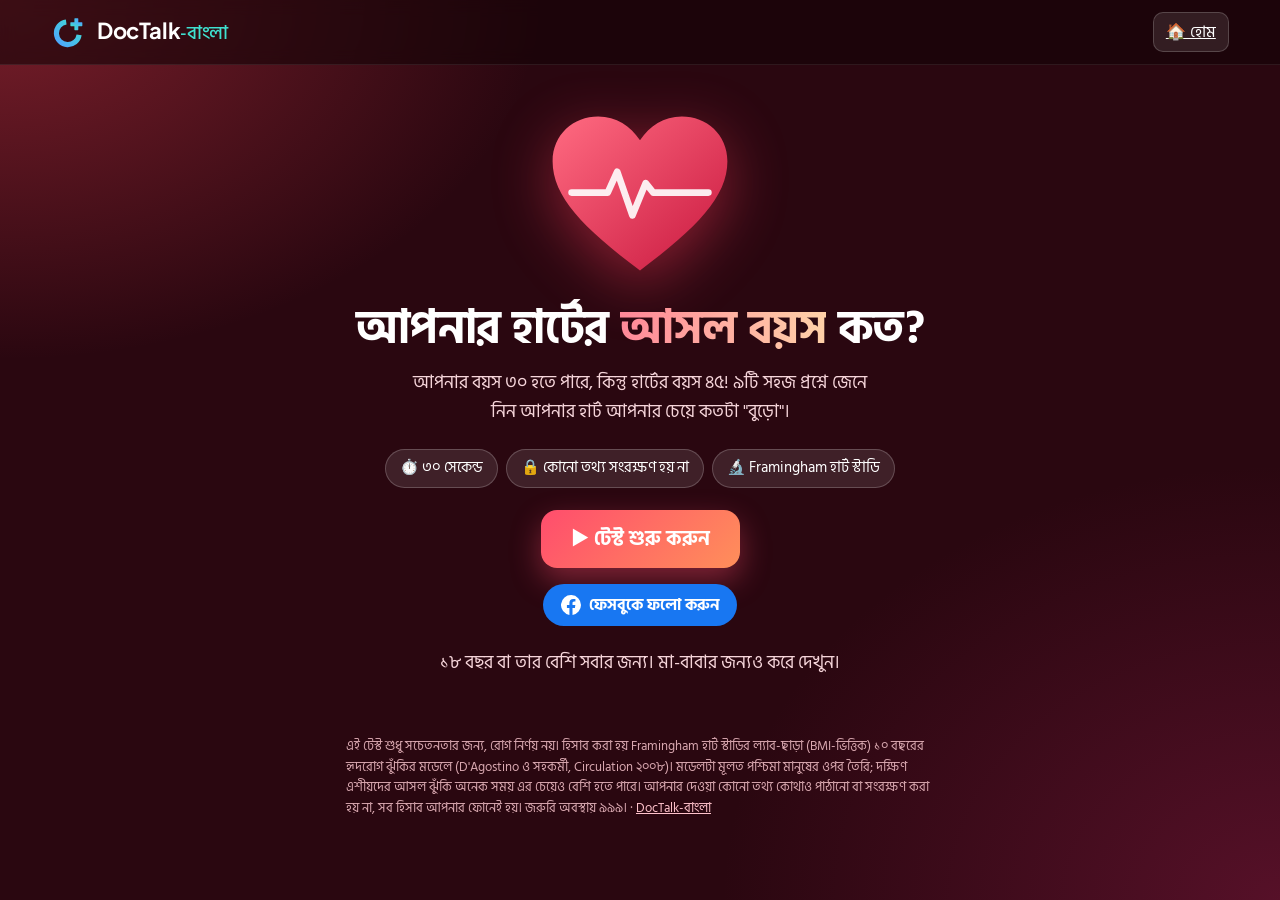
<file: heart.html>
<!DOCTYPE html>
<html lang="bn" data-lang="bn">
<head>
<meta charset="utf-8">
<meta name="viewport" content="width=device-width, initial-scale=1, viewport-fit=cover">
<title>আপনার হার্টের আসল বয়স কত? ৩০ সেকেন্ডের টেস্ট | DocTalk-বাংলা</title>
<meta name="description" content="৯টি সহজ প্রশ্ন, ৩০ সেকেন্ড। জেনে নিন আপনার হার্টের বয়স আপনার আসল বয়সের চেয়ে বেশি কি না। Framingham হার্ট স্টাডির পদ্ধতিতে। একদম ফ্রি, কোনো তথ্য সংরক্ষণ হয় না।">
<meta property="og:title" content="আপনার হার্টের আসল বয়স কত? 🫀 ৩০ সেকেন্ডে চেক করুন">
<meta property="og:description" content="৯টি প্রশ্ন · ৩০ সেকেন্ড · ফ্রি। রেজাল্ট কমেন্টে লিখুন, বন্ধুদের সাথে মিলিয়ে দেখুন।">
<meta property="og:image" content="https://doctalk-bangla.github.io/img/og-heart.jpg">
<meta property="og:url" content="https://doctalk-bangla.github.io/heart.html">
<meta property="og:type" content="website">
<meta name="theme-color" content="#3a0a14">
<link rel="icon" href="favicon.png"><link rel="apple-touch-icon" href="apple-touch-icon.png">
<link rel="preconnect" href="https://fonts.googleapis.com"><link rel="preconnect" href="https://fonts.gstatic.com" crossorigin>
<link href="https://fonts.googleapis.com/css2?family=Hind+Siliguri:wght@400;500;600;700&family=Plus+Jakarta+Sans:wght@600;700;800&display=swap" rel="stylesheet">
<link rel="stylesheet" href="style.css?v=15">
<style>
.ha [hidden]{display:none!important}
.ha{background:radial-gradient(900px 600px at 0% 0%,rgba(217,58,74,.45),transparent 60%),radial-gradient(900px 700px at 100% 100%,rgba(122,24,60,.55),transparent 62%),#2a0710;color:#fff;min-height:100vh}
.ha .nav{background:rgba(20,4,8,.6);backdrop-filter:blur(8px)}
.ha main{max-width:620px;margin:0 auto;padding:18px 16px 60px}
.hhero{text-align:center;padding:26px 0 10px}
.beat{width:min(190px,48vw);height:auto;animation:beat 1.15s ease-in-out infinite;filter:drop-shadow(0 16px 30px rgba(255,60,90,.45))}
@keyframes beat{0%,100%{transform:scale(1)}12%{transform:scale(1.09)}24%{transform:scale(.98)}36%{transform:scale(1.05)}}
.hhero h1{font-size:clamp(30px,8vw,46px);line-height:1.2;margin:14px 0 10px}
.hhero h1 b{background:linear-gradient(90deg,#ff8a9a,#ffd1a8);-webkit-background-clip:text;background-clip:text;color:transparent}
.hhero p{color:#f6d5da;font-size:18px;margin:0 auto 22px;max-width:46ch}
.pills{display:flex;gap:8px;justify-content:center;flex-wrap:wrap;margin:0 0 22px}
.pills span{background:rgba(255,255,255,.1);border:1px solid rgba(255,255,255,.2);border-radius:99px;padding:6px 14px;font-size:15px}
.go{display:inline-flex;align-items:center;justify-content:center;gap:8px;min-height:58px;padding:12px 30px;border:0;border-radius:16px;background:linear-gradient(135deg,#ff4d6d,#ff8f5a);color:#fff;font:700 20px "Hind Siliguri",sans-serif;cursor:pointer;box-shadow:0 12px 30px rgba(255,77,109,.4);text-decoration:none}
.go:active{transform:scale(.97)}
.go.alt{background:rgba(255,255,255,.12);box-shadow:none;border:1px solid rgba(255,255,255,.28)}
.go.fb{background:#1877f2;box-shadow:none}
.hsmall{font-size:14px;color:#e9bcc3}
.bar{height:8px;background:rgba(255,255,255,.12);border-radius:99px;overflow:hidden;margin:6px 0 22px}
.bar i{display:block;height:100%;width:0;background:linear-gradient(90deg,#ff4d6d,#ffb36b);transition:width .3s}
.qn{font-size:15px;color:#f3b7c0;margin:0 0 6px}
.qt{font-size:clamp(24px,6.5vw,32px);line-height:1.3;margin:0 0 6px}
.qh{color:#f0c9cf;margin:0 0 18px;font-size:16px}
.opts{display:grid;gap:12px}
.opts button{min-height:60px;text-align:left;padding:12px 18px;border-radius:16px;border:1px solid rgba(255,255,255,.22);background:rgba(255,255,255,.08);color:#fff;font:600 19px "Hind Siliguri",sans-serif;cursor:pointer;display:flex;gap:12px;align-items:center}
.opts button span{font-size:26px}
.opts button:hover,.opts button:focus-visible{background:rgba(255,255,255,.16);border-color:#ff8a9a;outline:none}
.num{display:flex;gap:10px;align-items:center;flex-wrap:wrap}
.num label{flex:1;min-width:120px;font-size:15px;color:#f3c7ce}
.num input,.num select{width:100%;margin-top:6px;min-height:58px;border-radius:14px;border:1px solid rgba(255,255,255,.3);background:rgba(255,255,255,.1);color:#fff;font:700 24px "Hind Siliguri",sans-serif;padding:8px 14px}
.num select option{color:#000}
.err{color:#ffd166;min-height:24px;margin:10px 0 0;font-weight:600}
.back{background:none;border:0;color:#f3b7c0;font:600 16px "Hind Siliguri",sans-serif;margin-top:18px;cursor:pointer}
.res{text-align:center}
.res canvas{width:100%;max-width:440px;height:auto;border-radius:18px;box-shadow:0 20px 50px rgba(0,0,0,.45);margin:8px 0 18px}
.acts{display:grid;gap:10px;max-width:440px;margin:0 auto}
.panel{background:rgba(255,255,255,.07);border:1px solid rgba(255,255,255,.16);border-radius:18px;padding:18px;margin:22px 0 0;text-align:left}
.panel h3{margin:0 0 10px;font-size:21px}
.panel li{margin:6px 0;font-size:17px;line-height:1.5}
.cmt{background:linear-gradient(135deg,rgba(255,77,109,.25),rgba(255,143,90,.2));border-color:rgba(255,143,90,.5);text-align:center}
.foot{font-size:13px;color:#d9a8b0;margin-top:26px;line-height:1.6}
.foot a{color:#ffc2cb}
.fcard{text-align:center;margin:0 auto 18px;max-width:440px;background:rgba(24,119,242,.14);border-color:rgba(24,119,242,.5)}
.hfollow{display:inline-flex;gap:8px;align-items:center;color:#fff;text-decoration:none;background:#1877f2;border-radius:99px;padding:8px 18px;font-weight:700;font-size:16px}
.hfollow svg{width:20px;height:20px}
.fbtn.done{background:#2e7d4f!important;animation:none!important}
.follow-dlg{border:0;border-radius:20px;padding:0;background:#fff;color:#0F2A4F}
.follow-dlg .fw{position:relative}
.fx{position:absolute;right:10px;top:8px;border:0;background:none;font-size:22px;color:#55657A;cursor:pointer}
</style>
</head>
<body class="ha">
<nav class="nav"><div class="wrap">
  <a class="brand" href="./" aria-label="DocTalk-বাংলা"><svg viewBox="0 0 120 120" width="36" height="36" aria-hidden="true"><defs><linearGradient id="grnv" x1="0" y1="1" x2="1" y2="0"><stop offset="0" stop-color="#4FA3FF"/><stop offset="1" stop-color="#3FE0CF"/></linearGradient><linearGradient id="gxnv" x1="0" y1="1" x2="1" y2="0"><stop offset="0" stop-color="#3FE0CF"/><stop offset="1" stop-color="#4FA3FF"/></linearGradient></defs><path d="M93.63 69.29A38 38 0 1 1 50.71 26.37" fill="none" stroke="url(#grnv)" stroke-width="17"/><g fill="url(#gxnv)"><rect x="78" y="14" width="13" height="40" rx="2"/><rect x="64.5" y="27.5" width="40" height="13" rx="2"/></g></svg><span class="wm">DocTalk<em>-বাংলা</em></span></a>
  <a class="lang" href="./">🏠 হোম</a>
</div></nav>
<main>
<section id="home" class="hhero">
  <svg class="beat" viewBox="0 0 200 180" aria-hidden="true"><defs><linearGradient id="hg" x1="0" y1="0" x2="1" y2="1"><stop offset="0" stop-color="#ff6b81"/><stop offset="1" stop-color="#c9183f"/></linearGradient></defs><path d="M100 170C40 125 8 92 8 55 8 27 30 8 56 8c19 0 34 10 44 25C110 18 125 8 144 8c26 0 48 19 48 47 0 37-32 70-92 115z" fill="url(#hg)"/><path d="M28 88h38l10-22 16 46 14-34 8 10h58" fill="none" stroke="#fff" stroke-width="7" stroke-linecap="round" stroke-linejoin="round" opacity=".9"/></svg>
  <h1>আপনার হার্টের <b>আসল বয়স</b> কত?</h1>
  <p>আপনার বয়স ৩০ হতে পারে, কিন্তু হার্টের বয়স ৪৫! ৯টি সহজ প্রশ্নে জেনে নিন আপনার হার্ট আপনার চেয়ে কতটা "বুড়ো"।</p>
  <div class="pills"><span>⏱️ ৩০ সেকেন্ড</span><span>🔒 কোনো তথ্য সংরক্ষণ হয় না</span><span>🔬 Framingham হার্ট স্টাডি</span></div>
  <button class="go" id="start">▶ টেস্ট শুরু করুন</button>
  <p style="margin-top:16px"><a class="hfollow fbtn" href="https://www.facebook.com/profile.php?id=61596380207663" target="_blank" rel="noopener"><svg viewBox="0 0 24 24" aria-hidden="true"><path fill="currentColor" d="M24 12a12 12 0 1 0-13.9 11.9v-8.4h-3V12h3V9.4c0-3 1.8-4.7 4.5-4.7 1.3 0 2.7.2 2.7.2v3h-1.5c-1.5 0-2 .9-2 1.9V12h3.4l-.5 3.5h-2.9v8.4A12 12 0 0 0 24 12z"/></svg><span>ফেসবুকে ফলো করুন</span></a></p>
  <p class="hsmall" style="margin-top:14px">১৮ বছর বা তার বেশি সবার জন্য। মা-বাবার জন্যও করে দেখুন।</p>
</section>

<section id="quiz" hidden>
  <div class="bar"><i id="prog"></i></div>
  <p class="qn" id="qn"></p>
  <h2 class="qt" id="qt"></h2>
  <p class="qh" id="qh"></p>
  <div id="qa"></div>
  <p class="err" id="err" role="alert"></p>
  <button class="back" id="back">← আগের প্রশ্ন</button>
</section>

<section id="young" class="hhero" hidden>
  <div style="font-size:64px">👨‍👩‍👦</div>
  <h1 style="font-size:32px">এই টেস্ট ১৮+ বয়সীদের জন্য</h1>
  <p>শিশু-কিশোরদের ওজন আর প্রেশারের হিসাব বড়দের থেকে আলাদা, তাই এই টেস্ট ওদের জন্য ঠিক না। আপনার মা, বাবা বা বাসার বড়দের জন্য টেস্টটা করে দেখুন।</p>
  <button class="go" id="again1">↺ বড়দের জন্য টেস্ট করুন</button>
</section>

<section id="result" class="res" hidden>
  <canvas id="card" width="1080" height="1350" aria-label="আপনার হার্টের বয়সের রেজাল্ট কার্ড"></canvas>
  <div class="panel fcard">
    <p style="margin:0 0 12px;font-size:18px">❤️ এমন আরও ফ্রি টেস্ট, সহজ বাংলা স্বাস্থ্য ভিডিও আর জরুরি সতর্কতা পেতে</p>
    <a class="fw-fb fbtn" href="https://www.facebook.com/profile.php?id=61596380207663" target="_blank" rel="noopener"><svg viewBox="0 0 24 24" aria-hidden="true"><path fill="currentColor" d="M24 12a12 12 0 1 0-13.9 11.9v-8.4h-3V12h3V9.4c0-3 1.8-4.7 4.5-4.7 1.3 0 2.7.2 2.7.2v3h-1.5c-1.5 0-2 .9-2 1.9V12h3.4l-.5 3.5h-2.9v8.4A12 12 0 0 0 24 12z"/></svg><span>DocTalk-বাংলা ফলো করুন</span></a>
  </div>
  <div class="acts">
    <button class="go" id="shareImg">📤 রেজাল্ট কার্ড শেয়ার করুন</button>
    <a class="go fb" id="fbShare" target="_blank" rel="noopener">Facebook-এ টেস্টের লিংক শেয়ার করুন</a>
    <button class="go alt" id="dl">⬇️ ছবি ডাউনলোড</button>
  </div>
  <div class="panel cmt">
    <h3>আপনার রেজাল্ট কত আসলো? 👇</h3>
    <p style="margin:0 0 14px">ফেসবুক পোস্টে কমেন্ট করুন, বন্ধুদের ট্যাগ করে চ্যালেঞ্জ দিন কার হার্ট বেশি তরুণ!</p>
    <a class="go alt" href="https://www.facebook.com/profile.php?id=61596380207663" target="_blank" rel="noopener">ফেসবুক পোস্টে গিয়ে কমেন্ট করুন</a>
  </div>
  <div class="panel" id="why"></div>
  <div class="panel" id="tips"></div>
  <div class="panel" id="doc"></div>
  <p style="margin-top:22px"><button class="go alt" id="again">↺ আবার / অন্য কারো জন্য টেস্ট করুন</button></p>
</section>

<p class="foot">এই টেস্ট শুধু সচেতনতার জন্য, রোগ নির্ণয় নয়। হিসাব করা হয় Framingham হার্ট স্টাডির ল্যাব-ছাড়া (BMI-ভিত্তিক) ১০ বছরের হৃদরোগ ঝুঁকির মডেলে (D'Agostino ও সহকর্মী, Circulation ২০০৮)। মডেলটা মূলত পশ্চিমা মানুষের ওপর তৈরি; দক্ষিণ এশীয়দের আসল ঝুঁকি অনেক সময় এর চেয়েও বেশি হতে পারে। আপনার দেওয়া কোনো তথ্য কোথাও পাঠানো বা সংরক্ষণ করা হয় না, সব হিসাব আপনার ফোনেই হয়। জরুরি অবস্থায় ৯৯৯। · <a href="./">DocTalk-বাংলা</a></p>
</main>
<dialog id="followDlg" class="follow-dlg" aria-labelledby="followT">
  <div class="fw">
    <button class="fx" type="button" aria-label="বন্ধ করুন" onclick="this.closest('dialog').close()">✕</button>
    <div class="fw-logo" style="font-size:46px">🫀</div>
    <h3 id="followT">রেজাল্ট পছন্দ হয়েছে?</h3>
    <p>প্রতি সপ্তাহে এমন নতুন ফ্রি টেস্ট আর প্রতিদিন সহজ বাংলায় স্বাস্থ্য ভিডিও পেতে DocTalk-বাংলা ফলো করুন।</p>
    <a class="fw-fb fbtn" href="https://www.facebook.com/profile.php?id=61596380207663" target="_blank" rel="noopener"><svg viewBox="0 0 24 24" aria-hidden="true"><path fill="currentColor" d="M24 12a12 12 0 1 0-13.9 11.9v-8.4h-3V12h3V9.4c0-3 1.8-4.7 4.5-4.7 1.3 0 2.7.2 2.7.2v3h-1.5c-1.5 0-2 .9-2 1.9V12h3.4l-.5 3.5h-2.9v8.4A12 12 0 0 0 24 12z"/></svg><span>ফলো করুন</span></a>
    <p class="hsmall fw-note" style="color:#55657A">ফেসবুক পেজে <b>Follow</b> চেপে এই পেজে ফিরে আসুন, আপনার রেজাল্ট এখানেই থাকবে।</p>
  </div>
</dialog>

<script>
(function(){
const BN='০১২৩৪৫৬৭৮৯', bn=n=>String(n).replace(/\d/g,d=>BN[d]);
const $=id=>document.getElementById(id);
const URL_='https://doctalk-bangla.github.io/heart.html';
// Framingham 2008 non-laboratory (BMI) general CVD model, D'Agostino et al. Circulation 2008;117:743-753
const M={f:{age:2.72107,bmi:0.51125,sbpU:2.81291,sbpT:2.88267,smk:0.61868,dm:0.77763,s0:0.94833,mean:26.0145},
         m:{age:3.11296,bmi:0.79277,sbpU:1.85508,sbpT:1.92672,smk:0.70953,dm:0.53160,s0:0.88431,mean:23.9388}};
const REF={sbp:125,bmi:22.5};
function lp(a){const c=M[a.sex];return c.age*Math.log(a.age)+c.bmi*Math.log(a.bmi)+(a.med?c.sbpT:c.sbpU)*Math.log(a.sbp)+c.smk*a.smk+c.dm*a.dm;}
function risk(a){const c=M[a.sex];return 1-Math.pow(c.s0,Math.exp(lp(a)-c.mean));}
function heartAge(a){const c=M[a.sex];return Math.exp((lp(a)-c.bmi*Math.log(REF.bmi)-c.sbpU*Math.log(REF.sbp))/c.age);}
window.__ha={lp,risk,heartAge};
const FBK='fb_followed';const sg=k=>{try{return localStorage.getItem(k)}catch(e){return null}},ss=(k,v)=>{try{localStorage.setItem(k,v)}catch(e){}};
function markFollowed(){document.querySelectorAll('.fbtn').forEach(b=>{b.classList.add('done');const sp=b.querySelector('span');if(sp)sp.textContent='✓ ফলো করেছেন, ধন্যবাদ!';});}
if(sg(FBK))markFollowed();
document.querySelectorAll('.fbtn').forEach(b=>b.addEventListener('click',()=>{ss(FBK,'1');try{fetch('https://countapi.mileshilliard.com/api/v1/hit/doctalk-bangla-heart-follow',{keepalive:true})}catch(e){}setTimeout(()=>{markFollowed();const d=$('followDlg');if(d.open)d.close();},800);}));
function askFollow(){if(sg(FBK))return;setTimeout(()=>{const d=$('followDlg');try{if(!d.open)d.showModal();}catch(e){}},2500);}

const A={};
const Q=[
 {k:'sex',t:'আপনি কে?',h:'',o:[['👨','পুরুষ','m'],['👩','নারী','f']]},
 {k:'age',t:'আপনার বয়স কত?',h:'বছরে লিখুন',num:'age'},
 {k:'hw',t:'উচ্চতা আর ওজন?',h:'আনুমানিক হলেও চলবে',num:'hw'},
 {k:'sbp',t:'আপনার প্রেশারের ওপরের সংখ্যাটা সাধারণত কত?',h:'যেমন ১২০/৮০ হলে ওপরেরটা ১২০',o:[['🟢','১২০-এর কম',115],['🟡','১২০ থেকে ১২৯',125],['🟠','১৩০ থেকে ১৩৯',135],['🔴','১৪০ থেকে ১৫৯',150],['🚨','১৬০ বা বেশি',170],['🤷','জানি না',0]]},
 {k:'med',t:'প্রেশারের ওষুধ খান?',h:'',o:[['💊','হ্যাঁ',1],['✋','না',0]]},
 {k:'smk',t:'সিগারেট বা বিড়ি খান?',h:'',o:[['🚬','হ্যাঁ, খাই',1],['🙅','না, খাই না',0]]},
 {k:'dm',t:'ডায়াবেটিস আছে?',h:'ডাক্তার বলেছেন বা ওষুধ খান',o:[['🩸','হ্যাঁ',1],['✋','না',0],['🤷','জানি না',0]]},
 {k:'salt',t:'ভাতের পাতে কাঁচা লবণ নেন?',h:'',o:[['🧂','হ্যাঁ, প্রায়ই',1],['🙂','না বা কম',0]]},
 {k:'move',t:'সপ্তাহে মোট কতক্ষণ জোরে হাঁটা বা ব্যায়াম করেন?',h:'',o:[['🛋️','প্রায় না',0],['🚶','২.৫ ঘণ্টার কম',1],['🏃','২.৫ ঘণ্টা বা বেশি',2]]}
];
let i=0;
function show(id){['home','quiz','young','result'].forEach(s=>$(s).hidden=s!==id);window.scrollTo(0,0);}
function render(){
 const q=Q[i];$('prog').style.width=(i/Q.length*100)+'%';$('qn').textContent='প্রশ্ন '+bn(i+1)+' / '+bn(Q.length);
 $('qt').textContent=q.t;$('qh').textContent=q.h;$('err').textContent='';$('back').style.visibility=i?'visible':'hidden';
 const box=$('qa');box.innerHTML='';
 if(q.o){const d=document.createElement('div');d.className='opts';q.o.forEach(([e,l,v])=>{const b=document.createElement('button');b.type='button';b.innerHTML='<span>'+e+'</span>'+l;b.onclick=()=>{A[q.k]=v;if(q.k==='sbp')A.sbpKnown=v!==0;next();};d.appendChild(b);});box.appendChild(d);}
 else if(q.num==='age'){box.innerHTML='<div class="num"><label>বয়স (বছর)<input id="in_age" type="text" inputmode="numeric" autocomplete="off" min="18" max="100" placeholder="যেমন ৪২" value="'+(A.age||'')+'"></label></div><p style="margin-top:16px"><button class="go" id="ok">পরের প্রশ্ন →</button></p>';
   const f=()=>{let v=+toEn($('in_age').value);if(!v||v<15||v>100){$('err').textContent='সঠিক বয়স লিখুন';return;}A.age=v;if(v<18){show('young');return;}next();};$('ok').onclick=f;$('in_age').onkeydown=e=>{if(e.key==='Enter')f();};$('in_age').focus();}
 else{const ft=[4,5,6,7].map(x=>'<option'+(x===(A.ft||5)?' selected':'')+' value="'+x+'">'+bn(x)+' ফুট</option>').join(''),inch=[...Array(12).keys()].map(x=>'<option'+(x===(A.inch??4)?' selected':'')+' value="'+x+'">'+bn(x)+' ইঞ্চি</option>').join('');
   box.innerHTML='<div class="num"><label>উচ্চতা<select id="in_ft">'+ft+'</select></label><label>&nbsp;<select id="in_in">'+inch+'</select></label></div><div class="num" style="margin-top:12px"><label>ওজন (কেজি)<input id="in_w" type="text" inputmode="numeric" autocomplete="off" min="25" max="250" placeholder="যেমন ৬৫" value="'+(A.w||'')+'"></label></div><p style="margin-top:16px"><button class="go" id="ok">পরের প্রশ্ন →</button></p>';
   const f=()=>{const ftv=+$('in_ft').value,inv=+$('in_in').value,w=+toEn($('in_w').value);if(!w||w<25||w>250){$('err').textContent='সঠিক ওজন লিখুন (কেজি)';return;}const m=(ftv*12+inv)*0.0254;A.ft=ftv;A.inch=inv;A.w=w;A.bmi=w/(m*m);next();};$('ok').onclick=f;$('in_w').onkeydown=e=>{if(e.key==='Enter')f();};}
}
function toEn(s){return String(s||'').replace(/[০-৯]/g,d=>BN.indexOf(d));}
function next(){i++;if(i>=Q.length){finish();return;}render();}
$('back').onclick=()=>{if(i>0){i--;render();}};
$('start').onclick=()=>{i=0;show('quiz');render();};
$('again').onclick=$('again1').onclick=()=>{for(const k in A)delete A[k];i=0;show('quiz');render();};

function finish(){
 $('prog').style.width='100%';
 const a={sex:A.sex,age:Math.min(Math.max(A.age,18),95),bmi:Math.min(Math.max(A.bmi,15),50),sbp:A.sbpKnown?A.sbp:130,med:A.med,smk:A.smk,dm:A.dm};
 const ha=heartAge(a),r=risk(a);
 const real=A.age, hShow=ha<18?'১৮-এর কম':(ha>95?'৯৫+':bn(Math.round(ha))), diff=Math.round(ha)-real;
 // contributions: heart-age years added by each factor
 const base=heartAge({...a});const parts=[];
 const tryFix=(lab,mod)=>{const d=base-heartAge({...a,...mod});if(d>=1)parts.push([d,lab]);};
 if(a.smk)tryFix('ধূমপান',{smk:0});
 if(a.sbp>125||a.med)tryFix('প্রেশার',{sbp:125,med:0});
 if(a.dm)tryFix('ডায়াবেটিস',{dm:0});
 if(a.bmi>23)tryFix('ওজন (BMI '+bn(a.bmi.toFixed(1))+')',{bmi:22.5});
 parts.sort((x,y)=>y[0]-x[0]);
 drawCard({hShow,real,diff,r,parts,ha});
 const fb='https://www.facebook.com/sharer/sharer.php?u='+encodeURIComponent(URL_);$('fbShare').href=fb;
 $('why').innerHTML='<h3>🔎 কোন কারণে হার্টের বয়স বেশি?</h3>'+(parts.length?'<ul>'+parts.map(p=>'<li><b>'+p[1]+'</b>: প্রায় '+bn(Math.round(p[0]))+' বছর বাড়িয়েছে</li>').join('')+'</ul>':'<p>দারুণ! প্রেশার, ওজন, ধূমপান বা ডায়াবেটিস আপনার হার্টের বয়স তেমন বাড়ায়নি। এই অভ্যাস ধরে রাখুন।</p>')+((A.age<30||A.age>74)?'<p class="hsmall">ℹ️ মূল গবেষণাটা ৩০–৭৪ বছর বয়সীদের ওপর করা, তাই আপনার বয়সে এই হিসাবটা আনুমানিক। তবু কোন অভ্যাসটা হার্টের বয়স বাড়াচ্ছে, সেটা বোঝার জন্য কাজে আসবে।</p>':'')+(A.sbpKnown?'':'<p class="hsmall">⚠️ প্রেশার জানা না থাকায় ১৩০ ধরে হিসাব করা হয়েছে। কাছের ফার্মেসি বা কমিউনিটি ক্লিনিকে মেপে আবার টেস্ট করুন, রেজাল্ট বদলে যেতে পারে।</p>');
 const t=[];
 if(a.smk)t.push('ধূমপান ছাড়ুন। এটাই সবচেয়ে বড় একক পরিবর্তন।');
 if(!A.sbpKnown)t.push('প্রেশার মাপুন। উচ্চ রক্তচাপের অনেকেরই কোনো লক্ষণ থাকে না।');
 else if(a.sbp>=140&&!a.med)t.push('প্রেশার ১৪০ বা বেশি হলে দেরি না করে ডাক্তার দেখান।');
 if(a.med)t.push('প্রেশারের ওষুধ ভালো লাগলেও নিজে বন্ধ করবেন না, ডাক্তারের সাথে কথা বলুন।');
 if(A.salt)t.push('পাতে কাঁচা লবণ বন্ধ করুন। WHO বলছে দিনে ৫ গ্রামের (১ চা-চামচ) কম লবণ।');
 if(A.move<2)t.push('সপ্তাহে অন্তত ১৫০ মিনিট জোরে হাঁটুন, দিনে ৩০ মিনিট, সপ্তাহে ৫ দিন (WHO)।');
 if(a.bmi>=23)t.push('এশীয়দের জন্য BMI ২৩-এর বেশি হলেই ঝুঁকি বাড়ে। একটু ওজন কমালেও প্রেশার কমে।');
 if(a.dm)t.push('ডায়াবেটিস থাকলে সুগার আর প্রেশার দুটোই নিয়মিত চেক করান।');
 if(!t.length)t.push('বছরে অন্তত একবার প্রেশার মাপুন, ৪০-এর পরে সুগার ও কোলেস্টেরলও।');
 $('tips').innerHTML='<h3>✅ আপনার জন্য ৩টি কাজ</h3><ul>'+t.slice(0,3).map(x=>'<li>'+x+'</li>').join('')+'</ul>';
 $('doc').innerHTML='<h3>🚨 এগুলো হলে সাথে সাথে ৯৯৯ বা হাসপাতাল</h3><ul><li>বুকের মাঝখানে চাপ বা ব্যথা, হাত, চোয়াল বা পিঠে ছড়ায়</li><li>ঠান্ডা ঘাম, শ্বাসকষ্ট, বমি ভাব</li><li>মুখ বেঁকে যাওয়া, হাত দুর্বল, কথা জড়িয়ে যাওয়া (স্ট্রোক)</li></ul>';
 show('result');
 askFollow();
}
function rr(c,x,y,w,h,r){c.beginPath();c.roundRect(x,y,w,h,r);}
function wrap(c,t,x,y,mw,lh){const ws=t.split(' ');let l='',yy=y;for(const w of ws){const tt=l?l+' '+w:w;if(c.measureText(tt).width>mw&&l){c.fillText(l,x,yy);l=w;yy+=lh;}else l=tt;}c.fillText(l,x,yy);return yy;}
let lastBlob=null;
async function drawCard(d){
 try{await Promise.all([document.fonts.load('700 80px "Hind Siliguri"'),document.fonts.load('600 40px "Hind Siliguri"'),document.fonts.load('800 40px "Plus Jakarta Sans"')]);}catch(e){}
 const c=$('card').getContext('2d'),W=1080,H=1350;
 const g=c.createLinearGradient(0,0,W,H);g.addColorStop(0,'#5a0f1f');g.addColorStop(1,'#1a0408');c.fillStyle=g;c.fillRect(0,0,W,H);
 const rg=c.createRadialGradient(W/2,430,40,W/2,430,560);rg.addColorStop(0,'rgba(255,77,109,.35)');rg.addColorStop(1,'rgba(255,77,109,0)');c.fillStyle=rg;c.fillRect(0,0,W,H);
 c.textAlign='center';c.fillStyle='#ffd1d8';c.font='600 46px "Hind Siliguri"';c.fillText('আমার হার্টের আসল বয়স',W/2,130);
 // heart
 c.save();c.translate(W/2,430);c.scale(2.4,2.4);c.translate(-100,-90);const hg=c.createLinearGradient(0,0,200,180);hg.addColorStop(0,'#ff6b81');hg.addColorStop(1,'#c9183f');c.fillStyle=hg;c.fill(new Path2D('M100 170C40 125 8 92 8 55 8 27 30 8 56 8c19 0 34 10 44 25C110 18 125 8 144 8c26 0 48 19 48 47 0 37-32 70-92 115z'));c.restore();
 c.fillStyle='#fff';c.font='700 '+(d.hShow.length>3?110:190)+'px "Hind Siliguri"';c.fillText(d.hShow,W/2,d.hShow.length>3?470:500);
 c.font='600 40px "Hind Siliguri"';c.fillStyle='#ffe3e7';c.fillText('বছর',W/2,580);
 c.font='600 50px "Hind Siliguri"';c.fillStyle='#fff';c.fillText('আসল বয়স '+bn(d.real)+' বছর',W/2,760);
 let msg,col;if(d.diff<=-1){msg='হার্ট বয়সের চেয়েও তরুণ 💪';col='#5fe0a8';}else if(d.diff<=2){msg='হার্ট বয়সের সমান 👍';col='#9fe0ff';}else{msg='হার্ট '+bn(d.diff)+' বছর বেশি বুড়ো 😳';col='#ffb36b';}
 rr(c,140,800,800,104,52);c.fillStyle='rgba(255,255,255,.12)';c.fill();c.fillStyle=col;c.font='700 54px "Hind Siliguri"';c.fillText(msg,W/2,872);
 c.font='600 36px "Hind Siliguri"';c.fillStyle='#ffd1d8';c.fillText('আগামী ১০ বছরে হৃদরোগ/স্ট্রোকের আনুমানিক ঝুঁকি: '+bn((d.r*100).toFixed(1))+'%',W/2,980);
 if(d.parts.length){c.fillStyle='#ffc2cb';c.font='600 34px "Hind Siliguri"';c.fillText('সবচেয়ে বড় কারণ: '+d.parts.slice(0,2).map(p=>p[1].replace(/ \(.*\)/,'')).join(', '),W/2,1040);}
 rr(c,90,1090,900,120,30);c.fillStyle='#fff';c.fill();c.fillStyle='#3a0a14';c.font='700 40px "Hind Siliguri"';c.fillText('আপনারটা কত? ৩০ সেকেন্ডে চেক করুন 👇',W/2,1145);c.font='800 30px "Plus Jakarta Sans"';c.fillStyle='#c9183f';c.fillText('doctalk-bangla.github.io/heart.html',W/2,1188);
 c.fillStyle='rgba(0,0,0,.35)';c.fillRect(0,1250,W,100);
 c.textAlign='left';c.font='800 40px "Plus Jakarta Sans"';c.fillStyle='#fff';c.fillText('DocTalk',150,1313);const w1=c.measureText('DocTalk').width;c.font='700 34px "Hind Siliguri"';c.fillStyle='#45dccf';c.fillText('-বাংলা',150+w1+4,1313);
 c.lineWidth=11;const lg=c.createLinearGradient(70,1330,130,1270);lg.addColorStop(0,'#4a9df7');lg.addColorStop(1,'#45dccf');c.strokeStyle=lg;c.beginPath();c.arc(105,1300,25,-0.15*Math.PI,1.6*Math.PI,false);c.stroke();c.fillStyle='#45dccf';c.fillRect(122,1268,7,22);c.fillRect(114,1276,23,7);
 c.textAlign='right';c.font='600 26px "Hind Siliguri"';c.fillStyle='#e9bcc3';c.fillText('Framingham হার্ট স্টাডি মডেল · শুধু সচেতনতার জন্য',W-50,1310);
 lastBlob=await new Promise(res=>$('card').toBlob(res,'image/png'));
}
$('dl').onclick=()=>{if(!lastBlob)return;const a=document.createElement('a');a.href=URL.createObjectURL(lastBlob);a.download='doctalk-heart-age.png';a.click();};
$('shareImg').onclick=async()=>{if(!lastBlob)return;const f=new File([lastBlob],'doctalk-heart-age.png',{type:'image/png'});const text='আমার হার্টের বয়স চেক করলাম! আপনারটা কত? '+URL_;
 if(navigator.canShare&&navigator.canShare({files:[f]})){try{await navigator.share({files:[f],text,title:'আমার হার্টের আসল বয়স'});}catch(e){}}
 else if(navigator.share){try{await navigator.share({text,url:URL_});}catch(e){}}
 else{$('dl').click();}};
})();
</script>
</body>
</html>
</file>
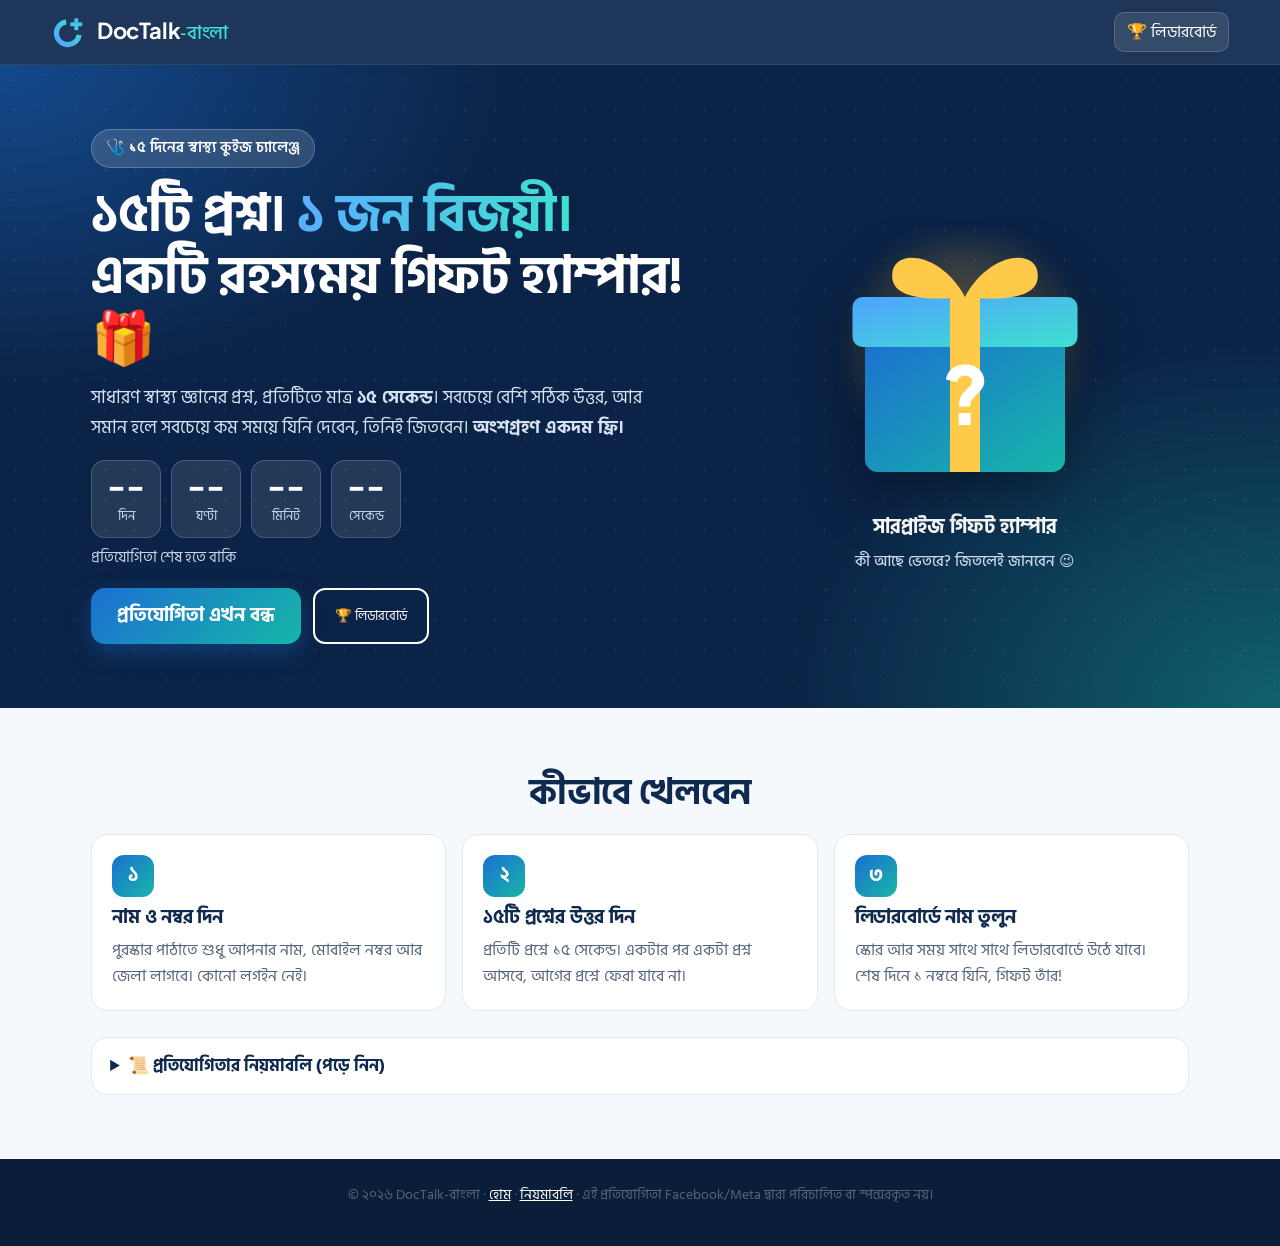
<file: quiz.html>
<!DOCTYPE html>
<html lang="bn" data-lang="bn">
<head>
<meta charset="utf-8">
<meta name="viewport" content="width=device-width, initial-scale=1, viewport-fit=cover">
<title>স্বাস্থ্য কুইজ চ্যালেঞ্জ 🎁 জিতে নিন সারপ্রাইজ গিফট হ্যাম্পার — DocTalk-বাংলা</title>
<meta name="description" content="১৫টি স্বাস্থ্য প্রশ্ন, প্রতিটিতে ১৫ সেকেন্ড। সবচেয়ে বেশি সঠিক ও সবচেয়ে দ্রুত উত্তরদাতা জিতবেন একটি সারপ্রাইজ গিফট হ্যাম্পার। একদম ফ্রি।">
<meta property="og:title" content="স্বাস্থ্য কুইজ চ্যালেঞ্জ 🎁 আপনি কি পারবেন ১৫/১৫?">
<meta property="og:description" content="১৫টি প্রশ্ন · প্রতিটিতে ১৫ সেকেন্ড · ১ জন বিজয়ী পাবেন সারপ্রাইজ গিফট হ্যাম্পার। একদম ফ্রি।">
<meta property="og:image" content="https://doctalk-bangla.github.io/img/og-quiz.jpg">
<meta property="og:url" content="https://doctalk-bangla.github.io/quiz.html">
<meta property="og:type" content="website">
<meta name="theme-color" content="#0F2A4F">
<link rel="icon" href="favicon.png"><link rel="apple-touch-icon" href="apple-touch-icon.png">
<link rel="preconnect" href="https://fonts.googleapis.com"><link rel="preconnect" href="https://fonts.gstatic.com" crossorigin>
<link href="https://fonts.googleapis.com/css2?family=Hind+Siliguri:wght@400;500;600;700&family=Plus+Jakarta+Sans:wght@400;600;700;800&display=swap" rel="stylesheet">
<link rel="stylesheet" href="style.css?v=15">
<link rel="stylesheet" href="quiz.css?v=4">
</head>
<body class="qz">
<nav class="nav"><div class="wrap">
  <a class="brand" href="./" aria-label="DocTalk-বাংলা"><svg viewBox="0 0 120 120" width="36" height="36" aria-hidden="true"><defs><linearGradient id="grnv" x1="0" y1="1" x2="1" y2="0"><stop offset="0" stop-color="#4FA3FF"/><stop offset="1" stop-color="#3FE0CF"/></linearGradient><linearGradient id="gxnv" x1="0" y1="1" x2="1" y2="0"><stop offset="0" stop-color="#3FE0CF"/><stop offset="1" stop-color="#4FA3FF"/></linearGradient></defs><path d="M93.63 69.29A38 38 0 1 1 50.71 26.37" fill="none" stroke="url(#grnv)" stroke-width="17"/><g fill="url(#gxnv)"><rect x="78" y="14" width="13" height="40" rx="2"/><rect x="64.5" y="27.5" width="40" height="13" rx="2"/></g></svg><span class="wm">DocTalk<em>-বাংলা</em></span></a>
  <a class="lang" href="#board" data-go="board">🏆 লিডারবোর্ড</a>
</div></nav>

<main>
<!-- ============ LANDING ============ -->
<section class="qhero" data-screen="home">
  <div class="wrap qhero-in">
    <div class="qhero-txt">
      <span class="chip">🩺 ১৫ দিনের স্বাস্থ্য কুইজ চ্যালেঞ্জ <b id="cycleNo"></b></span>
      <h1>১৫টি প্রশ্ন। <span class="gr">১ জন বিজয়ী।</span><br>একটি রহস্যময় গিফট হ্যাম্পার! 🎁</h1>
      <p class="lead">সাধারণ স্বাস্থ্য জ্ঞানের প্রশ্ন, প্রতিটিতে মাত্র <b>১৫ সেকেন্ড</b>। সবচেয়ে বেশি সঠিক উত্তর, আর সমান হলে সবচেয়ে কম সময়ে যিনি দেবেন, তিনিই জিতবেন। <b>অংশগ্রহণ একদম ফ্রি।</b></p>
      <div class="cd" id="countdown" aria-live="polite">
        <div><b data-cd="d">--</b><span>দিন</span></div><div><b data-cd="h">--</b><span>ঘণ্টা</span></div><div><b data-cd="m">--</b><span>মিনিট</span></div><div><b data-cd="s">--</b><span>সেকেন্ড</span></div>
      </div>
      <p class="cd-label" id="cdLabel">প্রতিযোগিতা শেষ হতে বাকি</p>
      <div class="qcta">
        <button class="btn y big" data-go="form" id="playBtn">▶ কুইজ শুরু করুন</button>
        <button class="btn ghost" data-go="board">🏆 লিডারবোর্ড</button>
      </div>
      <p class="players" id="playersLine" hidden>এখন পর্যন্ত <b id="playersN">০</b> জন খেলেছেন</p>
    </div>
    <div class="gift" aria-hidden="true">
      <div class="gift-glow"></div>
      <svg viewBox="0 0 240 240" class="gift-svg">
        <defs><linearGradient id="gb" x1="0" y1="0" x2="1" y2="1"><stop offset="0" stop-color="#1C6FD1"/><stop offset="1" stop-color="#16B6A8"/></linearGradient>
        <linearGradient id="gl" x1="0" y1="0" x2="1" y2="1"><stop offset="0" stop-color="#4FA3FF"/><stop offset="1" stop-color="#3FE0CF"/></linearGradient></defs>
        <rect x="40" y="110" width="160" height="110" rx="10" fill="url(#gb)"/>
        <g class="lid"><rect x="30" y="80" width="180" height="40" rx="8" fill="url(#gl)"/>
          <path d="M120 80c-20-38-62-40-58-14 3 18 40 16 58 14zM120 80c20-38 62-40 58-14-3 18-40 16-58 14z" fill="#FFC94A"/></g>
        <rect x="108" y="80" width="24" height="140" fill="#FFC94A"/>
        <text x="120" y="182" text-anchor="middle" font-size="64" font-weight="800" fill="#fff" font-family="Plus Jakarta Sans,sans-serif">?</text>
      </svg>
      <p class="gift-cap">সারপ্রাইজ গিফট হ্যাম্পার<br><small>কী আছে ভেতরে? জিতলেই জানবেন 😉</small></p>
    </div>
  </div>
</section>

<section class="wrap band" data-screen="home">
  <h2 class="ctr">কীভাবে খেলবেন</h2>
  <div class="steps">
    <div class="step"><i>১</i><h3>নাম ও নম্বর দিন</h3><p>পুরস্কার পাঠাতে শুধু আপনার নাম, মোবাইল নম্বর আর জেলা লাগবে। কোনো লগইন নেই।</p></div>
    <div class="step"><i>২</i><h3>১৫টি প্রশ্নের উত্তর দিন</h3><p>প্রতিটি প্রশ্নে ১৫ সেকেন্ড। একটার পর একটা প্রশ্ন আসবে, আগের প্রশ্নে ফেরা যাবে না।</p></div>
    <div class="step"><i>৩</i><h3>লিডারবোর্ডে নাম তুলুন</h3><p>স্কোর আর সময় সাথে সাথে লিডারবোর্ডে উঠে যাবে। শেষ দিনে ১ নম্বরে যিনি, গিফট তাঁর!</p></div>
  </div>

  <details class="rules" id="rules">
    <summary>📜 প্রতিযোগিতার নিয়মাবলি (পড়ে নিন)</summary>
    <ol>
      <li>বাংলাদেশে বসবাসকারী যে কেউ অংশ নিতে পারবেন। অংশগ্রহণ সম্পূর্ণ ফ্রি।</li>
      <li>প্রতিটি মোবাইল নম্বর দিয়ে প্রতি প্রতিযোগিতায় <b>মাত্র একবার</b> খেলা যাবে। একটি ডিভাইস থেকে সর্বোচ্চ ২টি নম্বর।</li>
      <li>মোট ১৫টি প্রশ্ন (সহজ থেকে কঠিন), প্রতিটিতে ১৫ সেকেন্ড। সময় শেষ হলে উত্তর বাতিল।</li>
      <li>খেলার মাঝে অন্য অ্যাপ/ট্যাবে গেলে বা পেজ ছেড়ে গেলে সেই প্রশ্নের উত্তর বাতিল ধরা হবে।</li>
      <li><b>বিজয়ী নির্বাচন:</b> সবচেয়ে বেশি সঠিক উত্তর → সমান হলে সবচেয়ে কম মোট সময় → তাও হুবহু সমান হলে লটারির মাধ্যমে <b>১ জন</b> বিজয়ী।</li>
      <li>অস্বাভাবিক দ্রুত উত্তর, বট/স্ক্রিপ্ট, AI বা অন্য কারো সাহায্য, একাধিক ভুয়া নম্বর ব্যবহার ধরা পড়লে অংশগ্রহণ বাতিল হবে।</li>
      <li>প্রতিযোগিতা শেষ হওয়ার পর বিজয়ীর নাম (নামের প্রথম অংশ ও নম্বরের শেষ ৩ সংখ্যা) DocTalk-বাংলা ফেসবুক পেজে ঘোষণা করা হবে এবং ফোনে যোগাযোগ করা হবে। ৪৮ ঘণ্টার মধ্যে সাড়া না দিলে পরবর্তী জনকে বিজয়ী করা হবে।</li>
      <li>গিফট হ্যাম্পার বাংলাদেশের যেকোনো ঠিকানায় কুরিয়ারে ফ্রি পাঠানো হবে। পুরস্কার নগদ টাকায় বদলানো যাবে না।</li>
      <li>আপনার নম্বর শুধু বিজয়ীর সাথে যোগাযোগের জন্য ব্যবহার হবে; কারো সাথে শেয়ার করা হবে না।</li>
      <li>যেকোনো বিষয়ে DocTalk-বাংলার সিদ্ধান্ত চূড়ান্ত।</li>
      <li>এই প্রতিযোগিতা Facebook/Meta দ্বারা পরিচালিত, স্পন্সরকৃত বা অনুমোদিত নয়।</li>
    </ol>
  </details>
</section>

<!-- ============ FORM ============ -->
<section class="wrap band narrow" data-screen="form" hidden>
  <div class="card qcard">
    <h2>আপনার তথ্য দিন</h2>
    <p class="muted small">বিজয়ী হলে এই নম্বরে ফোন করে গিফট পাঠানো হবে।</p>
    <form id="joinForm" autocomplete="on" novalidate>
      <label>আপনার নাম<input name="name" required maxlength="40" placeholder="যেমন: রাকিব হাসান" autocomplete="name"></label>
      <label>মোবাইল নম্বর<input name="phone" required inputmode="numeric" maxlength="14" placeholder="01XXXXXXXXX" autocomplete="tel"></label>
      <label>জেলা<select name="district" id="distSel" required><option value="">জেলা বেছে নিন</option></select></label>
      <label class="hp" aria-hidden="true">Website<input name="website" tabindex="-1" autocomplete="off"></label>
      <div class="warn">
        <b>⚠️ শুরু করার আগে জেনে নিন</b>
        <ul><li>প্রতিটি প্রশ্নে <b>১৫ সেকেন্ড</b>, আগের প্রশ্নে ফেরা যাবে না।</li>
        <li>খেলার মাঝে অন্য অ্যাপ বা ট্যাবে গেলে সেই প্রশ্ন <b>বাতিল</b>।</li>
        <li>একবারই খেলতে পারবেন, ভালো ইন্টারনেট সংযোগে খেলুন।</li></ul>
      </div>
      <label class="chk"><input type="checkbox" name="agree" required> আমি <a href="#rules" data-go="rules">নিয়মাবলি</a> পড়েছি ও মেনে নিচ্ছি</label>
      <p class="err" id="formErr" role="alert"></p>
      <button class="btn y big full" id="startBtn" type="submit">শুরু করুন ▶</button>
    </form>
  </div>
</section>

<!-- ============ PLAY ============ -->
<section class="wrap band narrow play" data-screen="play" hidden>
  <div class="ready" id="ready"><p>প্রস্তুত হন…</p><b id="readyN">৩</b></div>
  <div class="qbox" id="qbox" hidden>
    <div class="qtop"><span id="qNo">প্রশ্ন ১/১৫</span><span class="tmr" id="tmr">১৫</span></div>
    <div class="bar"><i id="barFill"></i></div>
    <canvas id="qCanvas" class="qtext" aria-label="প্রশ্ন"></canvas>
    <div class="opts" id="opts"></div>
    <p class="leftwarn" id="leftWarn" hidden>⚠️ আপনি পেজ ছেড়ে গিয়েছিলেন, এই প্রশ্নটি বাতিল হবে।</p>
  </div>
</section>

<!-- ============ RESULT ============ -->
<section class="wrap band narrow" data-screen="result" hidden>
  <div class="card qcard ctr rcard" id="rCard">
    <div class="rbody">
    <p class="chip dark">আপনার ফলাফল</p>
    <div class="score"><b id="rScore">০</b><span>/১৫</span></div>
    <p class="rmeta">সময়: <b id="rTime">০</b> সেকেন্ড · অবস্থান: <b id="rRank">-</b></p>
    <p id="rMsg" class="rmsg"></p>
    <div class="fcard" id="fCard">
      <p class="fc-t">🏆 বিজয়ীর নাম ঘোষণা হবে আমাদের ফেসবুক পেজে!</p>
      <p class="fc-s">ফলো না করলে আপনি জিতলেও জানতে পারবেন না। এখনই ফলো করে রাখুন 👇</p>
      <a class="fg-btn" id="fCardBtn" href="#" target="_blank" rel="noopener"><svg viewBox="0 0 24 24" aria-hidden="true"><path fill="currentColor" d="M24 12a12 12 0 1 0-13.9 11.9v-8.4h-3V12h3V9.4c0-3 1.8-4.7 4.5-4.7 1.3 0 2.7.2 2.7.2v3h-1.5c-1.5 0-2 .9-2 1.9V12h3.4l-.5 3.5h-2.9v8.4A12 12 0 0 0 24 12z"/></svg><span>ফেসবুকে ফলো করুন</span></a>
    </div>
    <img id="shareImg" class="shareimg" alt="আপনার স্কোর কার্ড">
    <div class="qcta col">
      <button class="btn y big full" id="shareBtn">📤 স্কোর শেয়ার করুন</button>
      <a class="btn fb full" id="fbShare" target="_blank" rel="noopener">Facebook-এ শেয়ার করুন</a>
      <button class="btn ghost full" data-go="board">🏆 লিডারবোর্ড দেখুন</button>
    </div>
    <p class="muted small">বিজয়ীর নাম ঘোষণা হবে আমাদের ফেসবুক পেজে, ১৫ দিন পর।</p>
    </div>
  </div>
</section>

<!-- ============ BOARD ============ -->
<section class="wrap band narrow" data-screen="board" hidden>
  <div class="card qcard">
    <div class="bhead"><h2>🏆 লিডারবোর্ড</h2><span class="muted small" id="bUpd"></span></div>
    <p class="muted small">সর্বোচ্চ স্কোর, সমান হলে কম সময় আগে। প্রতি ৩০ সেকেন্ডে আপডেট হয়।</p>
    <ol class="board" id="board"><li class="muted">লোড হচ্ছে…</li></ol>
    <div class="qcta col"><button class="btn y full" data-go="form" id="boardPlay">▶ আমিও খেলব</button><button class="btn ghost full" data-go="home">← কুইজের পাতা</button></div>
  </div>
</section>

<section class="wrap band narrow" data-screen="closed" hidden>
  <div class="card qcard ctr"><h2 id="closedT">প্রতিযোগিতা এখন বন্ধ</h2><p id="closedP" class="muted">নতুন কুইজ শিগগিরই শুরু হবে। খবর পেতে আমাদের ফেসবুক পেজ ফলো করুন।</p>
  <div class="qcta col"><a class="btn y full" data-fb href="#">ফেসবুক পেজ</a><button class="btn ghost full" data-go="board">🏆 লিডারবোর্ড</button></div></div>
</section>
</main>

<footer class="qfoot"><div class="wrap small">© ২০২৬ DocTalk-বাংলা · <a href="./">হোম</a> · <a href="#rules" data-go="rules">নিয়মাবলি</a> · এই প্রতিযোগিতা Facebook/Meta দ্বারা পরিচালিত বা স্পন্সরকৃত নয়।</div></footer>


<script src="quiz.js?v=4"></script>
</body>
</html>
</file>
<file: style.css>
/* DocTalk-বাংলা — brand v2: navy #0F2A4F, blue #1C6FD1 → teal #16B6A8 gradient; Plus Jakarta Sans + Hind Siliguri. */
:root{color-scheme:light dark;
--bg:light-dark(#F5F8FC,#0A1830);--card:light-dark(#ffffff,#10223F);--ink:light-dark(#0F2A4F,#E6EEF8);--mute:light-dark(#55657A,#9FB4CF);
--teal:#0F2A4F;--teal2:light-dark(#1C6FD1,#5AAEFF);--mint:light-dark(#EAF2FB,#152A4A);--yel:#FFC94A;--red:#D93A3A;--line:light-dark(#E1E8F1,#1F3557);
--grad:linear-gradient(135deg,#1C6FD1,#16B6A8);--navy:#0F2A4F;--aqua:#3FE0CF}
:root[data-theme=light]{color-scheme:light}:root[data-theme=dark]{color-scheme:dark}
*{box-sizing:border-box;min-width:0}
html{scroll-padding-top:76px}
body{margin:0;background:var(--bg);color:var(--ink);font:16px/1.65 "Hind Siliguri","Plus Jakarta Sans",system-ui,sans-serif;overflow-x:clip}
html[data-lang=bn] [lang=en]:not(html),html[data-lang=en] [lang=bn]:not(html){display:none!important}
a{color:var(--teal2)}
h1,h2,h3{line-height:1.2;letter-spacing:-.01em;text-wrap:balance;margin:0 0 .4em}
h2{font-size:clamp(26px,3.4vw,36px)}h3{font-size:19px}
.wrap{max-width:1200px;margin:0 auto;padding:0 max(4vw,16px)}
.band{padding:clamp(32px,5vw,64px) 0}
.muted{color:var(--mute)}
.small{font-size:14px}
/* nav */
.nav{position:sticky;top:0;z-index:50;background:color-mix(in srgb,#0F2A4F 94%,transparent);color:#fff;backdrop-filter:blur(10px);border-bottom:1px solid rgba(255,255,255,.08)}
.nav .wrap{display:flex;align-items:center;gap:14px;min-height:64px;flex-wrap:wrap}
.brand{display:flex;align-items:center;gap:10px;color:#fff;text-decoration:none;margin-right:auto}
.brand .wm{font:700 22px "Plus Jakarta Sans",sans-serif;letter-spacing:-.02em;white-space:nowrap}
.brand .wm em{font:500 19px "Hind Siliguri",sans-serif;font-style:normal;color:var(--aqua)}
.links{display:flex;gap:4px;flex-wrap:wrap}
.links a{color:#C9D6E8;text-decoration:none;padding:10px 10px;border-radius:10px;font-weight:600;font-size:15px}
.links a:hover,.links a.on{background:rgba(255,255,255,.14);color:#fff}
.btn{display:inline-flex;align-items:center;gap:8px;min-height:46px;padding:10px 20px;border-radius:12px;border:0;font:600 16px inherit;font-family:inherit;cursor:pointer;text-decoration:none;background:var(--navy);color:#fff;transition:transform .15s,box-shadow .15s}
.btn:hover{transform:translateY(-1px)}
.btn.y{background:var(--grad);color:#fff;box-shadow:0 8px 22px rgba(28,111,209,.35)}.btn.ghost{background:transparent;border:2px solid currentColor;color:inherit}
.btn:focus-visible,input:focus-visible,select:focus-visible,button:focus-visible,a:focus-visible{outline:3px solid var(--aqua);outline-offset:2px}
.lang{background:rgba(255,255,255,.1);border:1px solid rgba(255,255,255,.18)!important;color:#fff;border:0;border-radius:10px;min-height:40px;padding:6px 12px;font:600 15px inherit;font-family:inherit;cursor:pointer}
.menu{display:none}
@media(max-width:1240px){.menu{display:inline-flex}.links{display:none;width:100%;padding-bottom:10px}.links.open{display:flex}}
/* alert */
.alert{background:#0A1E3A;color:#E6EEF8;font-weight:500;border-bottom:1px solid rgba(255,255,255,.06)}
.alert .wrap{display:flex;gap:12px;align-items:center;padding-block:10px;flex-wrap:wrap}
.alert .tag{background:var(--yel);color:#2a1f00;border-radius:8px;padding:2px 10px;font-size:14px;font-weight:700}
/* hero */
.hero{background:radial-gradient(900px 600px at 0% 0%,rgba(28,111,209,.45),transparent 65%),radial-gradient(900px 700px at 100% 100%,rgba(22,182,168,.38),transparent 62%),#0B2346;color:#fff;position:relative;overflow:hidden}
.hero:before{content:"";position:absolute;inset:0;background-image:radial-gradient(rgba(255,255,255,.08) 1.3px,transparent 1.4px);background-size:32px 32px;pointer-events:none}
.hero .wrap{display:grid;grid-template-columns:minmax(0,1.1fr) minmax(0,.9fr);gap:32px;align-items:center;padding-block:clamp(36px,6vw,80px)}
.hero h1{font-size:clamp(36px,5.2vw,60px);font-weight:700}
.hero h1 em{font-style:normal;background:linear-gradient(90deg,#4FA3FF,#3FE0CF);-webkit-background-clip:text;background-clip:text;color:transparent}
.hero p{font-size:18px;color:#B5C6DC;max-width:560px}
.hero .cta{display:flex;gap:12px;flex-wrap:wrap;margin:22px 0}
.chips{display:flex;gap:8px;flex-wrap:wrap}
.chips>span{background:rgba(255,255,255,.08);border:1px solid rgba(255,255,255,.14);border-radius:999px;padding:6px 14px;font-size:14px}
.art{position:relative;min-height:380px}
.art .glow{position:absolute;left:50%;top:50%;width:380px;height:380px;transform:translate(-50%,-50%);border-radius:50%;background:radial-gradient(circle,rgba(63,224,207,.28),transparent 68%)}
.hero-mark{position:absolute;left:50%;top:50%;transform:translate(-50%,-50%);width:min(240px,60%);height:auto}
.hb{position:absolute;display:flex;align-items:center;gap:10px;padding:8px 16px 8px 8px;border-radius:999px;background:rgba(255,255,255,.08);border:1px solid rgba(255,255,255,.16);backdrop-filter:blur(6px);font-weight:600;font-size:15px;color:#E6EEF8;white-space:nowrap}
.hb i{width:38px;height:38px;border-radius:50%;background:var(--grad);display:grid;place-items:center}.hb svg{width:20px;height:20px}
.hb.b1{left:0;top:8%}.hb.b2{right:0;top:2%}.hb.b3{left:2%;bottom:6%}.hb.b4{right:0;bottom:12%}
@media(max-width:760px){.hero .wrap{grid-template-columns:minmax(0,1fr)}.art{min-height:0;height:150px;order:-1}.hb{display:none}.hero-mark{width:110px}.art .glow{width:180px;height:180px}}
#featureGrid{grid-template-columns:repeat(auto-fill,minmax(min(100%,240px),1fr))}
@media(max-width:600px){#featureGrid{grid-template-columns:repeat(2,minmax(0,1fr));gap:12px}#featureGrid .card{padding:14px}#featureGrid h3{font-size:16px}}
/* cards */
.grid{display:grid;gap:18px;grid-template-columns:repeat(auto-fill,minmax(min(100%,260px),1fr))}
.card{background:var(--card);border:1px solid var(--line);border-radius:18px;padding:22px;box-shadow:0 1px 2px rgba(15,42,79,.04),0 8px 24px rgba(15,42,79,.05)}
.card.link{cursor:pointer;transition:transform .15s,box-shadow .15s}.card.link:hover{transform:translateY(-3px);box-shadow:0 14px 34px rgba(15,42,79,.12)}
.ico{width:48px;height:48px;border-radius:14px;background:var(--grad);display:grid;place-items:center;margin-bottom:14px;color:#fff}
.ico svg{width:26px;height:26px}
.sec-head{display:flex;justify-content:space-between;align-items:end;gap:16px;flex-wrap:wrap;margin-bottom:20px}
.stat{display:grid;grid-template-columns:repeat(auto-fit,minmax(min(100%,180px),1fr));gap:14px;margin-top:18px}
.stat div{background:var(--mint);border-radius:14px;padding:14px}
.stat b{display:block;font-size:clamp(24px,3vw,32px);color:var(--teal2)}
/* tools */
.tabs{display:flex;gap:8px;flex-wrap:wrap;margin-bottom:18px}
.tabs button{min-height:44px;border:1px solid var(--line);background:var(--card);color:var(--ink);border-radius:12px;padding:8px 14px;font:600 15px inherit;font-family:inherit;cursor:pointer}
.tabs button.on{background:var(--navy);color:#fff;border-color:var(--navy)}
.tool{display:grid;grid-template-columns:minmax(0,1fr) minmax(0,1fr);gap:22px}
@media(max-width:760px){.tool{grid-template-columns:minmax(0,1fr)}}
label{display:block;font-weight:600;margin:10px 0 4px}
input,select{width:100%;min-height:46px;font:16px inherit;font-family:inherit;padding:10px 12px;border-radius:12px;border:1px solid var(--line);background:var(--bg);color:var(--ink)}
.row2{display:grid;grid-template-columns:minmax(0,1fr) minmax(0,1fr);gap:12px}
.result{background:var(--mint);border-radius:16px;padding:20px;min-height:200px}
.big{font-size:clamp(34px,5vw,52px);font-weight:700;color:var(--teal2);line-height:1.1}
.badge{display:inline-block;border-radius:999px;padding:4px 12px;font-weight:700;font-size:14px}
.ok{background:#d6f5df;color:#145a2a}.warn{background:#fff1c7;color:#6a4b00}.bad{background:#ffd9d6;color:#7a1410}
.meter{height:12px;border-radius:99px;background:linear-gradient(90deg,#4fb3e8,#3cbf6b,#f2c230,#e8743b,#d93a3a);position:relative;margin:14px 0}
.meter i{position:absolute;top:-5px;width:4px;height:22px;background:var(--ink);border-radius:2px}
.note{font-size:14px;color:var(--mute);margin-top:12px}
/* finder */
#map{height:440px;border-radius:18px;border:1px solid var(--line);background:var(--mint)}
.places{max-height:440px;overflow:auto;display:grid;gap:10px}
.place{background:var(--card);border:1px solid var(--line);border-radius:14px;padding:12px}
.finder{display:grid;grid-template-columns:minmax(0,1.4fr) minmax(0,1fr);gap:18px;margin-top:16px}
@media(max-width:860px){.finder{grid-template-columns:minmax(0,1fr)}}
.filters{display:grid;grid-template-columns:repeat(auto-fit,minmax(min(100%,180px),1fr));gap:12px;align-items:end}
/* tables */
.scroll{overflow-x:auto}
table{width:100%;border-collapse:collapse;background:var(--card);border-radius:16px;overflow:hidden}
th,td{padding:12px 14px;border-bottom:1px solid var(--line);text-align:left;vertical-align:top}
th{background:var(--navy);color:#fff;font-weight:600;white-space:nowrap}
td.n{text-align:right;white-space:nowrap;font-variant-numeric:tabular-nums}
tr.save td:first-child{font-weight:700}
.gov{color:#0e8a4a;font-weight:700}
/* posts */
.post img{width:100%;aspect-ratio:4/5;object-fit:cover;border-radius:12px;background:var(--mint)}
.post h3{font-size:17px;margin-top:12px}
dialog{max-width:min(720px,94vw);border:0;border-radius:18px;padding:0;background:var(--card);color:var(--ink)}
dialog::backdrop{background:rgba(0,0,0,.55)}
.dlg{padding:22px;white-space:pre-line}
.dlg-top{display:flex;justify-content:space-between;align-items:center;padding:12px 16px;border-bottom:1px solid var(--line);position:sticky;top:0;background:var(--card)}
/* quiz */
.q{font-size:20px;font-weight:600;margin:6px 0 16px}
.ans{display:flex;gap:12px;flex-wrap:wrap}
/* emergency */
.sos{background:#2A0F14;color:#fff}
.sos .card{background:#3A161C;border-color:#5A2630;color:#fff}
.sos .big{color:#ff7a6e}
/* footer */
footer{background:#0A1E3A;color:#B5C6DC;padding:48px 0 28px}
footer a{color:#fff}
.fgrid{display:grid;grid-template-columns:repeat(auto-fit,minmax(min(100%,220px),1fr));gap:24px}
.disc{border-top:1px solid rgba(255,255,255,.1);margin-top:26px;padding-top:16px;font-size:14px;color:#8FA4BF}
.hidden{display:none!important}
.toast{position:fixed;bottom:18px;left:50%;transform:translateX(-50%);background:var(--ink);color:var(--bg);padding:10px 18px;border-radius:12px;z-index:99}

#faChips a{background:var(--mint);color:var(--ink);text-decoration:none;border-radius:999px;padding:8px 14px;font-weight:600;font-size:15px}
.dz h3{display:flex;justify-content:space-between;gap:8px}
.dz dl{margin:8px 0 0}.dz dt{font-weight:700;font-size:14px;color:var(--teal2);margin-top:8px}.dz dd{margin:0}
.dz .rf{color:var(--red)}
.cols2{display:grid;grid-template-columns:minmax(0,1fr) minmax(0,1fr);gap:12px}@media(max-width:600px){.cols2{grid-template-columns:minmax(0,1fr)}}
.do{background:#e3f6e9;color:#14502a;border-radius:12px;padding:12px}.dont{background:#fde6e4;color:#6d1611;border-radius:12px;padding:12px}
.aqi td:first-child{font-weight:700;white-space:nowrap}
.sw{display:inline-block;width:14px;height:14px;border-radius:4px;vertical-align:middle;margin-right:6px}
.nav .wrap{max-width:1440px}
@media(min-width:1241px){.links a{font-size:14px;padding:10px 9px}}
/* follow popup + visitor counter */
.follow-dlg{max-width:min(420px,92vw);text-align:center}
.follow-dlg::backdrop{background:rgba(6,18,38,.8);backdrop-filter:blur(3px)}
.fw{padding:28px 24px 22px}
.fw:focus{outline:none}
.fw-logo{width:88px;height:88px;border-radius:50%;background:#0F2A4F;display:grid;place-items:center;margin:0 auto 14px;box-shadow:0 0 0 5px var(--mint)}
.fw h3{font-size:22px;margin:0 0 10px;color:var(--ink)}
.fw p{margin:0 0 16px;line-height:1.6}
.fw-fb{display:flex;align-items:center;justify-content:center;gap:10px;width:100%;padding:15px;border-radius:12px;background:#1877f2;color:#fff!important;font-size:20px;font-weight:700;text-decoration:none;box-shadow:0 6px 18px rgba(24,119,242,.35);animation:fwPulse 1.8s ease-in-out infinite}
.fw-fb:hover{background:#166fe0}
.fw-fb svg{width:26px;height:26px}
@keyframes fwPulse{0%,100%{transform:scale(1)}50%{transform:scale(1.04)}}
@media (prefers-reduced-motion:reduce){.fw-fb{animation:none}}
.fw-note{margin:12px 0 0!important}
.visit-bar{margin-top:16px;padding:12px;border-radius:12px;background:rgba(255,255,255,.08);text-align:center;font-size:17px;font-weight:600}
.visit-bar b{font-family:"Plus Jakarta Sans",sans-serif;font-size:20px;color:var(--aqua)}

/* quiz promo */
.links a.quizlink{background:linear-gradient(135deg,#FFC94A,#FFB020);color:#2a1f00}
.quizbanner{display:flex;gap:12px;align-items:center;max-width:560px;margin:0 0 18px;padding:12px 16px;border-radius:14px;background:rgba(255,201,74,.14);border:1px solid rgba(255,201,74,.55);color:#fff;text-decoration:none;transition:transform .15s}
.quizbanner:hover{transform:translateY(-2px)}
.quizbanner .qb-gift{font-size:34px;animation:fwPulse 1.8s ease-in-out infinite}
.quizbanner b{display:block;font-size:18px;color:#FFC94A}.quizbanner small{display:block;font-size:15px;color:#E6EEF8}

/* health videos */
.vthumb{position:relative;aspect-ratio:9/12;border-radius:12px;overflow:hidden;background:linear-gradient(135deg,#0B2346,#16B6A8)}
.vthumb img{width:100%;height:100%;object-fit:cover;display:block}
.vplay{position:absolute;left:50%;top:50%;transform:translate(-50%,-50%);width:62px;height:62px;border-radius:50%;background:rgba(24,119,242,.92);color:#fff;display:grid;place-items:center;font-size:26px;padding-left:4px;box-shadow:0 8px 22px rgba(0,0,0,.35)}
.vdur{position:absolute;right:8px;bottom:8px;background:rgba(0,0,0,.72);color:#fff;font-size:13px;padding:2px 8px;border-radius:6px}
</file>
<file: quiz.css>
/* DocTalk-বাংলা — quiz contest page (uses style.css for nav, buttons, follow popup) */
.qz [hidden]{display:none!important}
.qz main{min-height:70vh}
.qz .nav .lang{text-decoration:none}
.narrow{max-width:640px}
.ctr{text-align:center}
.card{background:var(--card);border:1px solid var(--line);border-radius:18px;box-shadow:0 10px 30px rgba(15,42,79,.08)}
.qcard{padding:clamp(20px,4vw,32px)}
.btn.big{min-height:56px;font-size:19px;padding:12px 26px;border-radius:14px}
.btn.full{width:100%;justify-content:center}
.btn.fb{background:#1877f2;color:#fff}
.chip{display:inline-block;background:rgba(255,255,255,.14);border:1px solid rgba(255,255,255,.22);border-radius:999px;padding:6px 14px;font-weight:600;font-size:15px}
.chip.dark{background:var(--mint);border-color:var(--line);color:var(--ink)}

/* hero */
.qhero{background:radial-gradient(800px 500px at 0% 0%,rgba(28,111,209,.5),transparent 65%),radial-gradient(800px 600px at 100% 100%,rgba(22,182,168,.42),transparent 62%),#0B2346;color:#fff;overflow:hidden;position:relative}
.qhero:before{content:"";position:absolute;inset:0;background-image:radial-gradient(rgba(255,255,255,.08) 1.3px,transparent 1.4px);background-size:30px 30px;pointer-events:none}
.qhero-in{display:grid;grid-template-columns:1.25fr .9fr;gap:28px;align-items:center;padding-block:clamp(28px,6vw,64px);position:relative}
.qhero h1{font-size:clamp(30px,5.2vw,52px);margin:16px 0 12px}
.qhero .gr{background:linear-gradient(90deg,#5AAEFF,#3FE0CF);-webkit-background-clip:text;background-clip:text;color:transparent}
.lead{font-size:18px;color:#D6E3F5;max-width:58ch;margin:0 0 18px}
.cd{display:flex;gap:10px;flex-wrap:wrap}
.cd div{background:rgba(255,255,255,.1);border:1px solid rgba(255,255,255,.18);border-radius:14px;padding:8px 6px;min-width:70px;text-align:center}
.cd b{display:block;font:800 30px "Plus Jakarta Sans",sans-serif;line-height:1.1}
.cd span{font-size:13px;color:#C9D6E8}
.cd-label{margin:8px 0 18px;color:#C9D6E8;font-size:15px}
.qcta{display:flex;gap:12px;flex-wrap:wrap;margin-top:6px}
.qcta.col{flex-direction:column;margin:18px 0}
.qhero .btn.ghost{color:#fff}
.players{margin:14px 0 0;color:#D6E3F5}.players b{color:var(--aqua)}
.gift{text-align:center;position:relative}
.gift-svg{width:min(300px,70vw);height:auto;animation:bob 2.6s ease-in-out infinite;filter:drop-shadow(0 18px 30px rgba(0,0,0,.35));position:relative}
.gift .lid{transform-origin:120px 100px;animation:peek 2.6s ease-in-out infinite}
.gift-glow{position:absolute;inset:10% 15% 30%;background:radial-gradient(circle,rgba(255,201,74,.55),transparent 65%);filter:blur(8px);animation:glow 2.6s ease-in-out infinite}
.gift-cap{font-weight:700;font-size:20px;margin:6px 0 0}.gift-cap small{font-weight:500;font-size:15px;color:#C9D6E8}
@keyframes bob{0%,100%{transform:translateY(0)}50%{transform:translateY(-10px)}}
@keyframes peek{0%,70%,100%{transform:rotate(0)}80%{transform:rotate(-6deg) translateY(-6px)}90%{transform:rotate(4deg) translateY(-3px)}}
@keyframes glow{0%,100%{opacity:.6}50%{opacity:1}}
@media (prefers-reduced-motion:reduce){.gift-svg,.gift .lid,.gift-glow{animation:none}}
@media(max-width:820px){.qhero-in{grid-template-columns:1fr}.gift{order:-1}.gift-svg{width:190px}.qhero-txt{text-align:center}.cd,.qcta{justify-content:center}.lead{margin-inline:auto}}

/* steps + rules */
.steps{display:grid;grid-template-columns:repeat(3,1fr);gap:16px;margin:18px 0 26px}
.step{background:var(--card);border:1px solid var(--line);border-radius:16px;padding:20px}
.step i{display:grid;place-items:center;width:42px;height:42px;border-radius:12px;background:var(--grad);color:#fff;font-style:normal;font-weight:700;font-size:20px;margin-bottom:10px}
.step p{margin:0;color:var(--mute)}
@media(max-width:820px){.steps{grid-template-columns:1fr}}
.rules{background:var(--card);border:1px solid var(--line);border-radius:16px;padding:14px 18px}
.rules summary{cursor:pointer;font-weight:700;font-size:17px}
.rules ol{margin:12px 0 4px;padding-left:22px}.rules li{margin:6px 0}

/* form */
#joinForm{display:grid;gap:14px;margin-top:12px}
#joinForm label{display:grid;gap:6px;font-weight:600}
#joinForm input:not([type=checkbox]),#joinForm select{font:inherit;font-size:17px;padding:12px 14px;border-radius:12px;border:1.5px solid var(--line);background:var(--bg);color:var(--ink);min-height:50px}
#joinForm .chk{display:flex;gap:10px;align-items:flex-start;font-weight:500}
#joinForm .chk input{width:22px;height:22px;margin-top:3px;flex:none}
.hp{position:absolute!important;left:-9999px!important;width:1px;height:1px;overflow:hidden}
.warn{background:light-dark(#FFF7E0,#3A2E0A);border:1px solid light-dark(#F2D58A,#6B5518);border-radius:12px;padding:12px 14px}
.warn ul{margin:6px 0 0;padding-left:20px}
.err{color:var(--red);font-weight:600;margin:0;min-height:1.2em}

/* play */
.play{user-select:none;-webkit-user-select:none;-webkit-touch-callout:none}
.ready{text-align:center;padding:60px 0}.ready p{font-size:22px;margin:0}.ready b{font:800 96px "Plus Jakarta Sans",sans-serif;background:var(--grad);-webkit-background-clip:text;background-clip:text;color:transparent}
.qtop{display:flex;justify-content:space-between;align-items:center;font-weight:700;font-size:17px}
.tmr{display:grid;place-items:center;width:52px;height:52px;border-radius:50%;background:var(--navy);color:#fff;font:800 22px "Plus Jakarta Sans",sans-serif}
.tmr.low{background:var(--red);animation:pulse .5s ease-in-out infinite alternate}
@keyframes pulse{to{transform:scale(1.08)}}
.bar{height:8px;border-radius:99px;background:var(--line);margin:10px 0 16px;overflow:hidden}
.bar i{display:block;height:100%;width:100%;background:var(--grad);transform-origin:left;transition:transform .2s linear}
.qtext{display:block;width:100%;background:var(--card);border:1px solid var(--line);border-radius:16px;margin-bottom:14px}
.opts{display:grid;gap:10px}
.opt{display:block;width:100%;padding:0;border:2px solid var(--line);border-radius:14px;background:var(--card);cursor:pointer;transition:border-color .15s,transform .1s}
.opt:hover{border-color:var(--teal2)}.opt:active{transform:scale(.99)}
.opt canvas{display:block;width:100%;pointer-events:none}
.opt.picked{border-color:var(--teal2);background:var(--mint)}
.opts.locked .opt{pointer-events:none;opacity:.7}.opts.locked .opt.picked{opacity:1}
.leftwarn{color:var(--red);font-weight:600;text-align:center}

/* result */
.score{font:800 84px "Plus Jakarta Sans",sans-serif;line-height:1;margin:14px 0 6px}
.score b{background:var(--grad);-webkit-background-clip:text;background-clip:text;color:transparent}.score span{font-size:36px;color:var(--mute)}
.rmeta{font-size:18px;margin:0}.rmsg{font-size:18px;font-weight:600}
.shareimg{width:min(100%,360px);border-radius:14px;box-shadow:0 10px 26px rgba(0,0,0,.18);margin:6px auto 0;display:block}

/* board */
.bhead{display:flex;justify-content:space-between;align-items:baseline;gap:10px;flex-wrap:wrap}
.board{list-style:none;margin:14px 0 0;padding:0;display:grid;gap:8px}
.board li{display:grid;grid-template-columns:44px 1fr auto;gap:10px;align-items:center;padding:10px 12px;border-radius:12px;background:var(--bg);border:1px solid var(--line)}
.board li.me{border-color:var(--teal2);background:var(--mint)}
.board .rk{font:800 18px "Plus Jakarta Sans",sans-serif;text-align:center}
.board .nm b{display:block}.board .nm span{font-size:13px;color:var(--mute)}
.board .sc{text-align:right;font-weight:700}.board .sc span{display:block;font-size:13px;color:var(--mute);font-weight:500}
.qfoot{padding:24px 0 40px;color:var(--mute);text-align:center}
.qz .wrap.band{padding-inline:max(4vw,16px)}
.qz main{min-height:calc(100vh - 180px)}

/* follow card on result (visible, not blocking) */
.fcard{margin:18px auto 20px;max-width:440px;padding:20px 18px 22px;border-radius:20px;background:linear-gradient(160deg,#0B2346,#123F73);color:#fff;border:3px solid #FFC94A;box-shadow:0 14px 34px rgba(11,35,70,.35);animation:fcIn .5s ease both}
.fc-t{font-size:21px;font-weight:700;margin:0 0 6px;color:#FFC94A;line-height:1.35}
.fc-s{font-size:17px;margin:0 0 16px;color:#E6EEF8}
.fg-btn{display:inline-flex;align-items:center;justify-content:center;gap:12px;width:100%;min-height:64px;padding:14px 20px;border-radius:16px;background:#1877F2;color:#fff!important;font-size:22px;font-weight:700;text-decoration:none;animation:fgPulse 1.4s ease-out infinite}
.fg-btn svg{width:30px;height:30px;flex:none}
.fg-btn:hover{background:#0f63d6}
.fg-btn.done{background:#16B6A8;animation:none}
@keyframes fgPulse{0%{box-shadow:0 0 0 0 rgba(24,119,242,.75)}70%{box-shadow:0 0 0 16px rgba(24,119,242,0)}100%{box-shadow:0 0 0 0 rgba(24,119,242,0)}}
@keyframes fcIn{from{opacity:0;transform:translateY(16px)}to{opacity:1;transform:none}}
</file>
